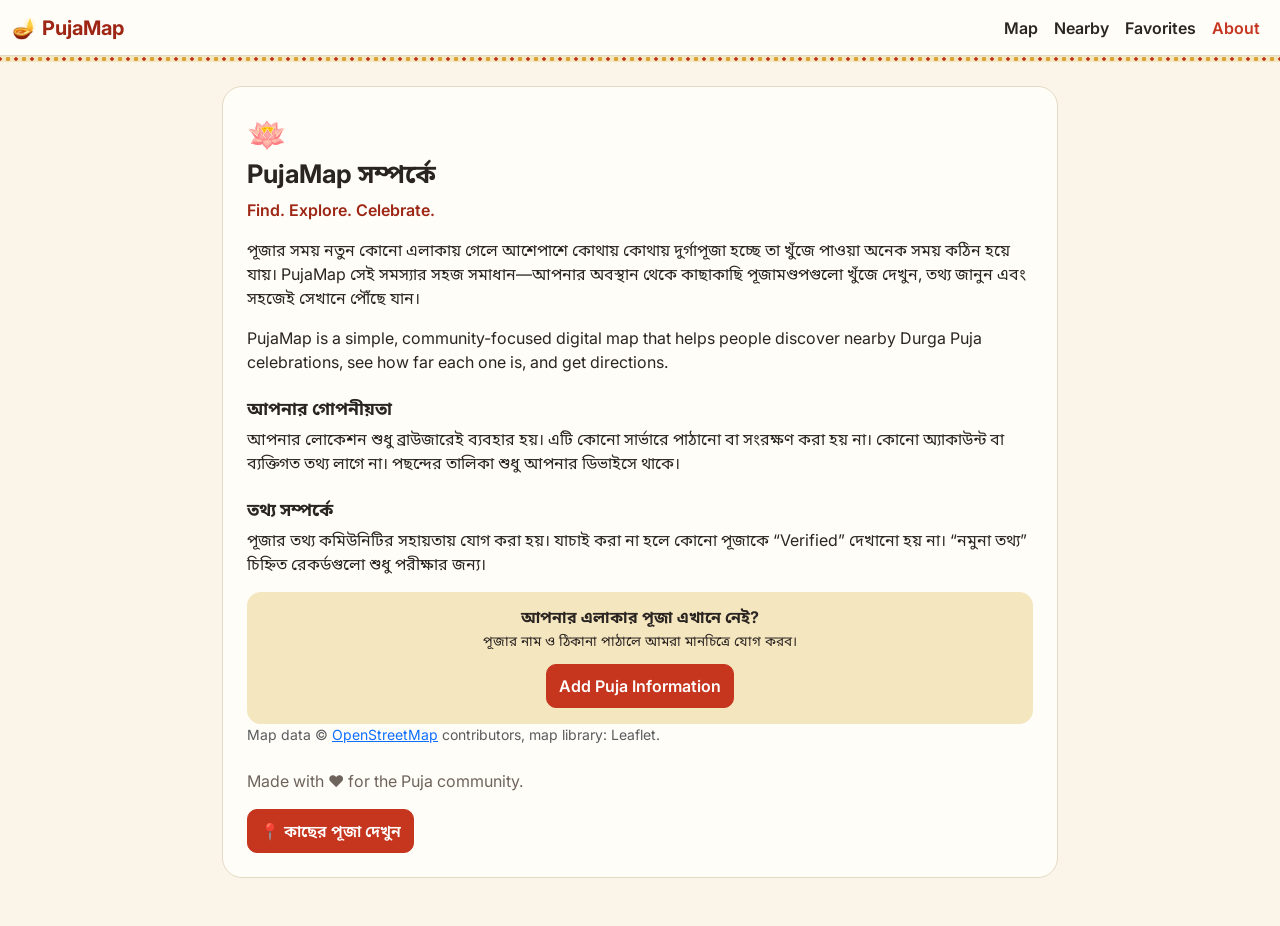
<file: about.html>
<!DOCTYPE html>
<html lang="bn">
<head>
<meta charset="utf-8">
<meta name="viewport" content="width=device-width, initial-scale=1, viewport-fit=cover">
<title>About — PujaMap</title>
<meta name="description" content="PujaMap is a simple community-focused digital map that helps people discover nearby Durga Puja celebrations.">
<meta name="theme-color" content="#C6361F">
<meta property="og:type" content="website">
<meta property="og:title" content="About — PujaMap">
<meta property="og:description" content="PujaMap is a simple community-focused digital map that helps people discover nearby Durga Puja celebrations.">
<meta property="og:image" content="assets/images/og-image.png">
<meta name="twitter:card" content="summary_large_image">
<link rel="icon" type="image/png" href="assets/images/icon-192.png">
<link rel="apple-touch-icon" href="assets/images/icon-192.png">
<link rel="manifest" href="manifest.json">
<link rel="preconnect" href="https://fonts.googleapis.com">
<link rel="preconnect" href="https://fonts.gstatic.com" crossorigin>
<link href="https://fonts.googleapis.com/css2?family=Inter:wght@400;500;600;700&family=Noto+Sans+Bengali:wght@400;500;600;700&display=swap" rel="stylesheet">
<link href="https://cdn.jsdelivr.net/npm/bootstrap@5.3.3/dist/css/bootstrap.min.css" rel="stylesheet">
<link href="assets/css/style.css" rel="stylesheet">
</head>
<body class="page-doc">
<header class="pm-header">
  <nav class="navbar navbar-expand-lg pm-nav" aria-label="প্রধান মেনু">
    <div class="container-fluid">
      <a class="navbar-brand" href="index.html"><span aria-hidden="true">🪔</span> PujaMap</a>
      <button class="navbar-toggler" type="button" data-bs-toggle="offcanvas" data-bs-target="#menu" aria-controls="menu" aria-label="মেনু খুলুন"><span class="navbar-toggler-icon"></span></button>
      <div class="offcanvas-lg offcanvas-end" tabindex="-1" id="menu" aria-labelledby="menuLabel">
        <div class="offcanvas-header">
          <h5 class="offcanvas-title" id="menuLabel">🪔 PujaMap</h5>
          <button type="button" class="btn-close" data-bs-dismiss="offcanvas" data-bs-target="#menu" aria-label="বন্ধ করুন"></button>
        </div>
        <div class="offcanvas-body">
          <ul class="navbar-nav ms-lg-auto align-items-lg-center">
            <li class="nav-item"><a class="nav-link" href="index.html">Map</a></li>
            <li class="nav-item"><a class="nav-link" href="index.html#nearby">Nearby</a></li>
            <li class="nav-item"><a class="nav-link" href="favorites.html">Favorites</a></li>
            <li class="nav-item"><a class="nav-link active" href="about.html" aria-current="page">About</a></li>
            
          </ul>
        </div>
      </div>
    </div>
  </nav>
  <div class="alpana-strip" aria-hidden="true"></div>
</header>
<main class="doc container">
  <div class="doc__card">
    <p class="doc__mark" aria-hidden="true">🪷</p>
    <h1>PujaMap সম্পর্কে</h1>
    <p class="doc__tag">Find. Explore. Celebrate.</p>
    <p lang="bn">পূজার সময় নতুন কোনো এলাকায় গেলে আশেপাশে কোথায় কোথায় দুর্গাপূজা হচ্ছে তা খুঁজে পাওয়া অনেক সময় কঠিন হয়ে যায়। PujaMap সেই সমস্যার সহজ সমাধান—আপনার অবস্থান থেকে কাছাকাছি পূজামণ্ডপগুলো খুঁজে দেখুন, তথ্য জানুন এবং সহজেই সেখানে পৌঁছে যান।</p>
    <p lang="en">PujaMap is a simple, community-focused digital map that helps people discover nearby Durga Puja celebrations, see how far each one is, and get directions.</p>
    <h2>আপনার গোপনীয়তা</h2>
    <p>আপনার লোকেশন শুধু ব্রাউজারেই ব্যবহার হয়। এটি কোনো সার্ভারে পাঠানো বা সংরক্ষণ করা হয় না। কোনো অ্যাকাউন্ট বা ব্যক্তিগত তথ্য লাগে না। পছন্দের তালিকা শুধু আপনার ডিভাইসে থাকে।</p>
    <h2>তথ্য সম্পর্কে</h2>
    <p>পূজার তথ্য কমিউনিটির সহায়তায় যোগ করা হয়। যাচাই করা না হলে কোনো পূজাকে “Verified” দেখানো হয় না। “নমুনা তথ্য” চিহ্নিত রেকর্ডগুলো শুধু পরীক্ষার জন্য।</p>
    <section class="contribute">
  <h3>আপনার এলাকার পূজা এখানে নেই?</h3>
  <p>পূজার নাম ও ঠিকানা পাঠালে আমরা মানচিত্রে যোগ করব।</p>
  <button type="button" class="btn btn-pm" data-contribute>Add Puja Information</button>
</section>
    <p class="text-muted small">Map data © <a href="https://www.openstreetmap.org/copyright" target="_blank" rel="noopener">OpenStreetMap</a> contributors, map library: Leaflet.</p>
    <p class="doc__made">Made with ❤️ for the Puja community.</p>
    <a class="btn btn-pm" href="index.html">📍 কাছের পূজা দেখুন</a>
  </div>
</main>
<div id="toast" class="pm-toast" role="status" aria-live="polite"></div>
<script src="https://cdn.jsdelivr.net/npm/bootstrap@5.3.3/dist/js/bootstrap.bundle.min.js"></script>
<script src="assets/js/ui.js"></script>
<script src="assets/js/puja.js"></script>
</body>
</html>
</file>
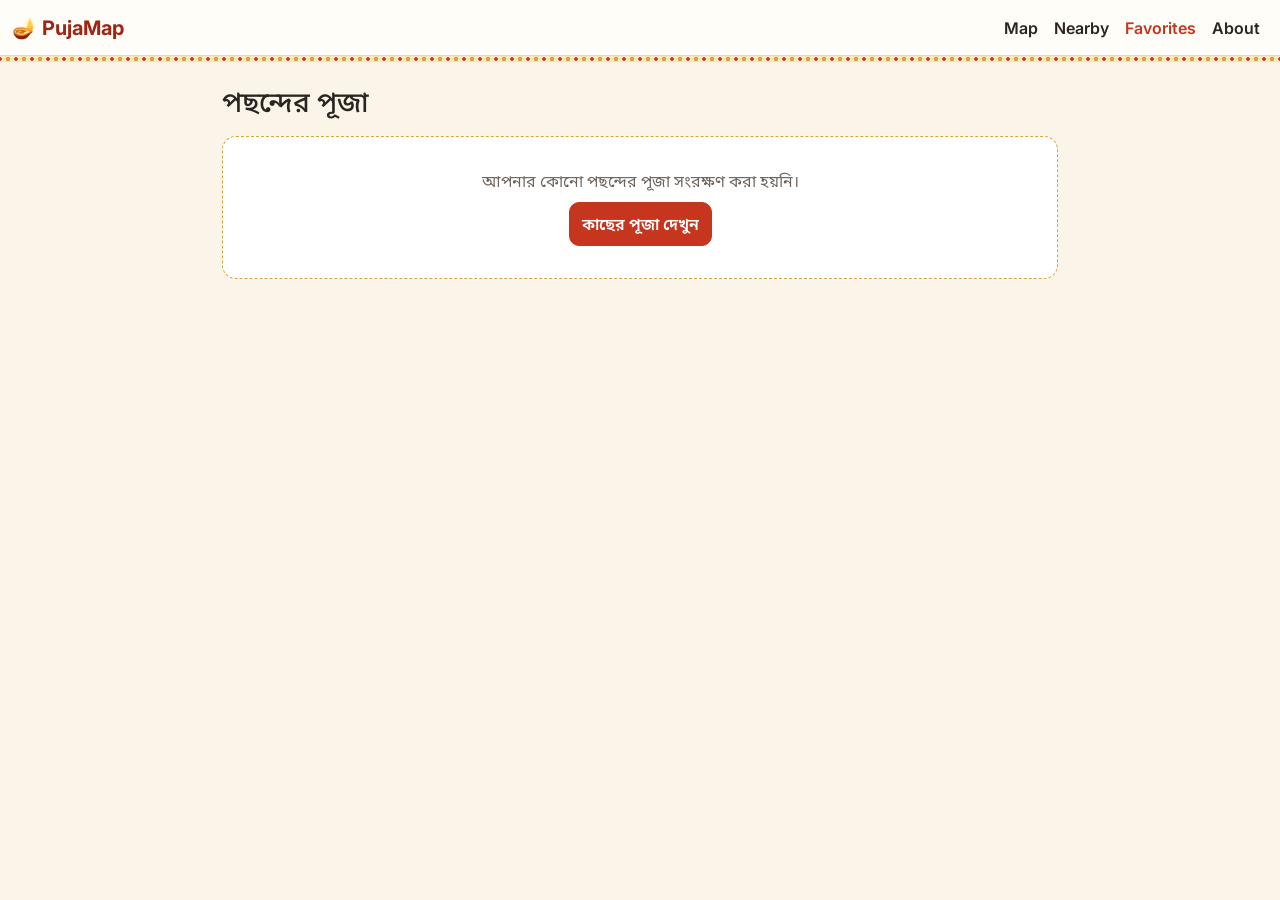
<file: favorites.html>
<!DOCTYPE html>
<html lang="bn">
<head>
<meta charset="utf-8">
<meta name="viewport" content="width=device-width, initial-scale=1, viewport-fit=cover">
<title>Favorites — PujaMap</title>
<meta name="description" content="Your saved Durga Puja locations on PujaMap.">
<meta name="theme-color" content="#C6361F">
<meta property="og:type" content="website">
<meta property="og:title" content="Favorites — PujaMap">
<meta property="og:description" content="Your saved Durga Puja locations on PujaMap.">
<meta property="og:image" content="assets/images/og-image.png">
<meta name="twitter:card" content="summary_large_image">
<link rel="icon" type="image/png" href="assets/images/icon-192.png">
<link rel="apple-touch-icon" href="assets/images/icon-192.png">
<link rel="manifest" href="manifest.json">
<link rel="preconnect" href="https://fonts.googleapis.com">
<link rel="preconnect" href="https://fonts.gstatic.com" crossorigin>
<link href="https://fonts.googleapis.com/css2?family=Inter:wght@400;500;600;700&family=Noto+Sans+Bengali:wght@400;500;600;700&display=swap" rel="stylesheet">
<link href="https://cdn.jsdelivr.net/npm/bootstrap@5.3.3/dist/css/bootstrap.min.css" rel="stylesheet">
<link href="assets/css/style.css" rel="stylesheet">
</head>
<body class="page-doc">
<header class="pm-header">
  <nav class="navbar navbar-expand-lg pm-nav" aria-label="প্রধান মেনু">
    <div class="container-fluid">
      <a class="navbar-brand" href="index.html"><span aria-hidden="true">🪔</span> PujaMap</a>
      <button class="navbar-toggler" type="button" data-bs-toggle="offcanvas" data-bs-target="#menu" aria-controls="menu" aria-label="মেনু খুলুন"><span class="navbar-toggler-icon"></span></button>
      <div class="offcanvas-lg offcanvas-end" tabindex="-1" id="menu" aria-labelledby="menuLabel">
        <div class="offcanvas-header">
          <h5 class="offcanvas-title" id="menuLabel">🪔 PujaMap</h5>
          <button type="button" class="btn-close" data-bs-dismiss="offcanvas" data-bs-target="#menu" aria-label="বন্ধ করুন"></button>
        </div>
        <div class="offcanvas-body">
          <ul class="navbar-nav ms-lg-auto align-items-lg-center">
            <li class="nav-item"><a class="nav-link" href="index.html">Map</a></li>
            <li class="nav-item"><a class="nav-link" href="index.html#nearby">Nearby</a></li>
            <li class="nav-item"><a class="nav-link active" href="favorites.html" aria-current="page">Favorites</a></li>
            <li class="nav-item"><a class="nav-link" href="about.html">About</a></li>
            
          </ul>
        </div>
      </div>
    </div>
  </nav>
  <div class="alpana-strip" aria-hidden="true"></div>
</header>
<main class="doc container">
  <div class="d-flex flex-wrap align-items-end justify-content-between gap-2 mb-3">
    <div>
      <h1 class="h3 mb-0">পছন্দের পূজা</h1>
      <p id="favCount" class="count mb-0"></p>
    </div>
    <button type="button" id="favDistBtn" class="btn btn-sm btn-pm-outline" data-action="locate" hidden>📍 দূরত্ব দেখুন</button>
  </div>
  <div id="favList" class="fav-list"></div>
  <div id="favEmpty" class="empty empty--page" hidden>
    <p>আপনার কোনো পছন্দের পূজা সংরক্ষণ করা হয়নি।</p>
    <a class="btn btn-pm" href="index.html#nearby">কাছের পূজা দেখুন</a>
  </div>
</main>
<div id="toast" class="pm-toast" role="status" aria-live="polite"></div>
<script src="https://cdn.jsdelivr.net/npm/bootstrap@5.3.3/dist/js/bootstrap.bundle.min.js"></script>
<script src="assets/js/ui.js"></script>
<script src="assets/js/puja.js"></script>
<script src="assets/js/favorites.js"></script>
<script src="assets/js/search.js"></script>
<script src="assets/js/location.js"></script>
<script src="assets/js/favorites-page.js"></script>
</body>
</html>
</file>
<file: assets/css/style.css>
/* ===== PujaMap styles =====
   Tokens → base → components → map → sheets → pages → desktop → utilities */
:root {
  --vermilion: #C6361F;
  --vermilion-dark: #9E2615;
  --gold: #D8A23A;
  --gold-soft: #F4E6BF;
  --cream: #FBF5E9;
  --paper: #FFFDF8;
  --charcoal: #2B2522;
  --muted: #6F645C;
  --line: #E4D9C3;
  --user-blue: #1E73E8;
  --r-sm: 10px;
  --r-md: 14px;
  --r-lg: 20px;
  --shadow: 0 2px 10px rgba(43, 37, 34, .16);
  --shadow-lg: 0 8px 30px rgba(43, 37, 34, .28);
  --tap: 44px;
}

[hidden] { display: none !important; }
body {
  font-family: 'Inter', 'Noto Sans Bengali', system-ui, -apple-system, 'Segoe UI', sans-serif;
  color: var(--charcoal);
  background: var(--cream);
  line-height: 1.5;
  overflow-x: hidden;
}
:focus-visible { outline: 3px solid var(--user-blue); outline-offset: 2px; }
.skip-link { position: absolute; z-index: 3000; background: #fff; padding: .5rem 1rem; }

/* ----- buttons & badges ----- */
.btn { min-height: var(--tap); display: inline-flex; align-items: center; justify-content: center; gap: .35rem; border-radius: var(--r-sm); font-weight: 600; }
.btn-sm { min-height: var(--tap); font-size: .88rem; }
.btn-pm { background: var(--vermilion); border: 1px solid var(--vermilion); color: #fff; }
.btn-pm:hover, .btn-pm:focus-visible { background: var(--vermilion-dark); border-color: var(--vermilion-dark); color: #fff; }
.btn-pm:disabled { background: #B9AFA5; border-color: #B9AFA5; color: #fff; }
.btn-pm-outline { background: #fff; border: 1px solid var(--vermilion); color: var(--vermilion-dark); }
.btn-pm-outline:hover, .btn-pm-outline.is-saved { background: var(--gold-soft); color: var(--vermilion-dark); border-color: var(--vermilion); }
.link-btn { background: none; border: 0; padding: 0 .25rem; min-height: var(--tap); color: var(--vermilion-dark); font-weight: 600; font-size: .82rem; text-decoration: underline; }
.pm-badge { display: inline-block; font-size: .72rem; font-weight: 600; padding: .15rem .5rem; border-radius: 999px; background: #F1EADB; color: var(--charcoal); }
.pm-badge--verified { background: #E3F3E6; color: #1B6B35; }
.pm-badge--sample { background: var(--gold-soft); color: #7A5200; }

/* ----- header ----- */
.pm-header { position: relative; z-index: 1100; flex: none; background: var(--paper); }
.pm-nav { min-height: 56px; padding: 0; border-bottom: 1px solid var(--line); }
.navbar-brand { font-weight: 700; font-size: 1.25rem; color: var(--vermilion-dark); }
.pm-nav .nav-link { font-weight: 600; color: var(--charcoal); padding: .7rem .9rem; }
.pm-nav .nav-link.active, .pm-nav .nav-link:hover { color: var(--vermilion); }
.navbar-toggler { min-width: var(--tap); min-height: var(--tap); }
.alpana-strip {
  height: 6px;
  background-color: var(--gold-soft);
  background-image:
    radial-gradient(circle at 8px 3px, var(--gold) 2px, transparent 2.5px),
    radial-gradient(circle at 0 3px, var(--vermilion) 1.5px, transparent 2px),
    radial-gradient(circle at 16px 3px, var(--vermilion) 1.5px, transparent 2px);
  background-size: 16px 6px;
}

/* ----- map page layout (mobile first) ----- */
body.page-map { height: 100vh; height: 100dvh; display: flex; flex-direction: column; overflow: hidden; }
.app { position: relative; flex: 1; min-height: 0; display: flex; flex-direction: column; }
.map-wrap { position: relative; flex: 1; min-height: 0; }
#map { position: absolute; inset: 0; background: #E8E2D4; z-index: 0; }
.sidebar { display: contents; }

.filters { position: absolute; z-index: 500; top: 8px; left: 8px; right: 8px; }
.search { position: relative; }
.search .form-control { min-height: 48px; padding: 0 3rem 0 2.5rem; border-radius: var(--r-md); border: 1px solid var(--line); box-shadow: var(--shadow); }
.search__icon { position: absolute; left: .85rem; top: 50%; transform: translateY(-50%); z-index: 2; pointer-events: none; }
.search__clear { position: absolute; right: 2px; top: 2px; z-index: 2; width: var(--tap); height: 44px; border: 0; background: transparent; font-size: 1.2rem; color: var(--muted); }
.search input[type="search"]::-webkit-search-cancel-button { display: none; }

/* bottom sheet (mobile) */
.list-panel { position: relative; z-index: 600; flex: none; display: flex; flex-direction: column; max-height: 66%; background: var(--paper); border-radius: var(--r-lg) var(--r-lg) 0 0; box-shadow: 0 -4px 16px rgba(43,37,34,.16); padding-bottom: env(safe-area-inset-bottom); }
.list-panel.expanded { position: absolute; left: 0; right: 0; bottom: 0; height: 78%; max-height: none; }
.sheet-handle { flex: none; background: none; border: 0; width: 100%; height: 24px; display: flex; align-items: center; justify-content: center; }
.sheet-handle span { width: 44px; height: 5px; border-radius: 3px; background: #CDBFA5; }
.list-head { flex: none; display: flex; align-items: center; justify-content: space-between; gap: 8px; padding: 0 14px 4px; }
.list-title { font-size: 1.02rem; font-weight: 700; margin: 0; line-height: 1.3; }
.count { margin: 0; font-size: .8rem; color: var(--muted); }
.list-tools { display: flex; align-items: center; gap: 6px; }
.list-tools .form-select { min-height: var(--tap); width: auto; max-width: 150px; border-radius: var(--r-sm); font-size: .85rem; }
.tool-btn { min-width: var(--tap); min-height: var(--tap); border-radius: var(--r-sm); border: 1px solid var(--line); background: #fff; }
.tool-btn[aria-pressed="true"] { background: var(--gold-soft); border-color: var(--vermilion); box-shadow: inset 0 0 0 1px var(--vermilion); }
.chips { flex: none; display: flex; gap: 6px; overflow-x: auto; scrollbar-width: none; padding: 2px 14px 6px; }
.chips::-webkit-scrollbar { display: none; }
.chip { flex: none; min-height: var(--tap); padding: 0 .8rem; border-radius: 999px; border: 1px solid var(--line); background: #fff; font-weight: 600; font-size: .84rem; color: var(--charcoal); }
.chip.active { background: var(--vermilion); border-color: var(--vermilion); color: #fff; }
.loc-hint { flex: none; margin: 0 14px 6px; font-size: .8rem; color: var(--muted); display: flex; align-items: center; gap: 8px; flex-wrap: wrap; }
.loc-hint.is-alert { padding: .5rem .7rem; border-radius: var(--r-sm); background: #FDEBE6; color: #7A1D0E; border: 1px solid #F0B8AB; }
.list-panel:not(.expanded) .loc-hint:not(.is-alert) { display: none; }
.list-scroll { min-height: 0; padding: 0 12px 10px; }
.list-panel.expanded .list-scroll { flex: 1; overflow-y: auto; }
.list-panel:not(.expanded) .contribute { display: none; }

.puja-list { display: flex; gap: 10px; overflow-x: auto; scroll-snap-type: x mandatory; padding: 2px 2px 6px; }
.list-panel.expanded .puja-list { flex-direction: column; overflow: visible; scroll-snap-type: none; }
.list-loading { padding: 1rem; color: var(--muted); }

/* ----- puja card ----- */
.puja-card { position: relative; flex: 0 0 min(300px, 88vw); scroll-snap-align: start; display: grid; grid-template-columns: 72px minmax(0, 1fr) auto; gap: 10px; align-items: start; padding: 10px; background: #fff; border: 1px solid var(--line); border-radius: var(--r-md); cursor: pointer; }
.list-panel.expanded .puja-card { flex: none; width: 100%; }
.puja-card:hover { border-color: var(--gold); box-shadow: var(--shadow); }
.puja-card.is-selected { border-color: var(--vermilion); box-shadow: 0 0 0 2px var(--vermilion); }
.puja-card__media { position: relative; width: 72px; height: 72px; }
.puja-card__img { width: 72px; height: 72px; object-fit: cover; border-radius: var(--r-sm); background: var(--gold-soft); display: block; }
.puja-card__flags { position: absolute; left: 3px; right: 3px; bottom: 3px; display: flex; flex-direction: column; gap: 2px; align-items: flex-start; }
.puja-card__flags .pm-badge { font-size: .62rem; padding: .05rem .35rem; box-shadow: 0 1px 2px rgba(0,0,0,.25); }
.puja-card__body { min-width: 0; }
.puja-card__title { font-size: .95rem; font-weight: 700; margin: 0; line-height: 1.35; display: -webkit-box; -webkit-line-clamp: 2; -webkit-box-orient: vertical; overflow: hidden; }
.puja-card__sub, .puja-card__loc { margin: 0; font-size: .8rem; color: var(--muted); overflow: hidden; text-overflow: ellipsis; white-space: nowrap; }
.puja-card__dist { display: block; margin-top: 2px; font-size: .84rem; font-weight: 700; color: var(--vermilion-dark); }
.puja-card__actions { display: flex; flex-direction: column; gap: 4px; align-self: center; }
.fav-mark { font-size: .8rem; }
.meta-row { display: flex; flex-wrap: wrap; align-items: center; gap: 6px; }
.list-panel:not(.expanded) .puja-card__sub { display: none; }

/* ----- map overlays ----- */
.map-controls { position: absolute; z-index: 450; right: 10px; bottom: 34px; display: flex; flex-direction: column; gap: 8px; }
.map-btn { width: 46px; height: 46px; border-radius: var(--r-md); border: 1px solid var(--line); background: #fff; box-shadow: var(--shadow); font-size: 1.25rem; font-weight: 700; color: var(--charcoal); line-height: 1; }
.map-btn:hover { background: var(--gold-soft); }
.map-btn--primary { background: var(--vermilion); border-color: var(--vermilion); color: #fff; }
.map-btn--primary:hover { background: var(--vermilion-dark); }
.map-btn--primary.is-active { box-shadow: 0 0 0 3px #fff, 0 0 0 6px var(--user-blue); }
.map-btn[aria-busy="true"] { opacity: .7; }

.loading-pill { position: absolute; z-index: 460; left: 50%; top: 64px; transform: translateX(-50%); display: flex; align-items: center; gap: 8px; background: #fff; padding: .55rem .9rem; border-radius: 999px; box-shadow: var(--shadow); font-size: .85rem; font-weight: 600; max-width: calc(100% - 24px); }
.welcome { position: absolute; z-index: 470; left: 8px; right: 8px; top: 64px; max-height: calc(100% - 72px); overflow-y: auto; background: var(--paper); border: 1px solid var(--line); border-radius: var(--r-lg); box-shadow: var(--shadow-lg); padding: 14px; }
.welcome__mark { font-size: 1.5rem; margin: 0; line-height: 1; }
.welcome h2 { font-size: 1.05rem; font-weight: 700; margin: 4px 0; }
.welcome p { font-size: .85rem; color: var(--muted); margin-bottom: .6rem; }
.welcome__privacy { font-size: .78rem !important; margin-bottom: .6rem; }
.welcome__row { display: flex; gap: 8px; }
.welcome__row .btn-pm { flex: 1; }
.map-error { position: absolute; inset: 0; z-index: 5; display: flex; flex-direction: column; align-items: center; justify-content: center; text-align: center; padding: 2rem; background: var(--cream); }

/* ----- sheets ----- */
.sheet-close { position: absolute; top: 8px; right: 8px; z-index: 5; width: var(--tap); height: var(--tap); border-radius: 50%; border: 0; background: rgba(255,255,255,.96); box-shadow: var(--shadow); font-size: 1.5rem; line-height: 1; }
.sheet-quick { position: fixed; z-index: 1050; left: 8px; right: 8px; bottom: 8px; background: var(--paper); border-radius: var(--r-lg); padding: 14px; box-shadow: var(--shadow-lg); animation: pm-rise .2s ease; }
.sheet-quick .sheet-close { top: 4px; right: 4px; box-shadow: none; background: transparent; }
.quick__row { display: flex; gap: 12px; padding-right: 40px; }
.quick__row img { width: 72px; height: 72px; object-fit: cover; border-radius: var(--r-sm); background: var(--gold-soft); flex: none; }
.quick__text h3 { font-size: 1rem; font-weight: 700; margin: 0; }
.quick__text p { margin: 0; font-size: .85rem; color: var(--muted); }
.quick__text .puja-card__dist { display: inline; }
.quick__actions { display: grid; grid-template-columns: 1fr 1fr; gap: 8px; margin-top: 12px; }

.detail { position: fixed; z-index: 1050; left: 0; right: 0; bottom: 0; max-height: 90vh; max-height: 90dvh; display: flex; flex-direction: column; background: var(--paper); border-radius: var(--r-lg) var(--r-lg) 0 0; box-shadow: 0 -8px 30px rgba(43,37,34,.3); animation: pm-rise .22s ease; }
.detail__scroll { position: relative; overflow-y: auto; flex: 1; min-height: 0; overscroll-behavior: contain; }
.detail__img { display: block; width: 100%; height: 180px; object-fit: cover; background: var(--gold-soft); border-radius: var(--r-lg) var(--r-lg) 0 0; }
.detail__body { padding: 16px; }
.detail__notice { font-size: .82rem; background: var(--gold-soft); color: #6B4A00; padding: .5rem .75rem; border-radius: var(--r-sm); }
.detail__title { font-size: 1.25rem; font-weight: 700; margin: 0; }
.detail__sub { color: var(--muted); margin: 0 0 .5rem; }
.detail__facts { list-style: none; padding: 0; margin: 0 0 1rem; display: grid; gap: .5rem; }
.detail__facts li { display: flex; gap: .6rem; }
.detail__facts a, .detail__facts .link-btn { color: var(--vermilion-dark); }
.detail__facts .link-btn { min-height: 0; padding: 0; text-align: left; }
.detail__h { font-size: .98rem; font-weight: 700; margin: 1rem 0 .4rem; }
.detail__muted { color: var(--muted); font-size: .9rem; }
.detail__actions { flex: none; display: grid; grid-template-columns: 1.6fr 1fr 1fr; gap: 8px; padding: 10px 12px calc(10px + env(safe-area-inset-bottom)); border-top: 1px solid var(--line); background: var(--paper); }
.detail__actions .btn { padding: 0 .4rem; font-size: .9rem; }
.event-list { list-style: none; padding: 0; margin: 0; display: grid; gap: .5rem; }
.event-list li { display: flex; flex-direction: column; padding: .55rem .75rem; background: #fff; border: 1px solid var(--line); border-left: 4px solid var(--gold); border-radius: var(--r-sm); }
.event-list__title { font-weight: 600; }
.event-list__when { font-size: .82rem; color: var(--muted); }
.facility-list { display: flex; flex-wrap: wrap; gap: 6px; }
.badge.facility { background: #fff; border: 1px solid var(--line); color: var(--charcoal); font-weight: 500; font-size: .8rem; padding: .4rem .6rem; }

.empty { padding: 1rem; text-align: center; color: var(--muted); }
.empty p { margin-bottom: .6rem; }
.empty__btns { display: flex; flex-wrap: wrap; gap: 8px; justify-content: center; }
.empty--page { background: #fff; border: 1px dashed var(--gold); border-radius: var(--r-md); padding: 2rem 1rem; }
.contribute { margin-top: 12px; padding: 16px; text-align: center; border-radius: var(--r-md); background: var(--gold-soft); }
.contribute h3 { font-size: 1rem; font-weight: 700; margin: 0 0 4px; }
.contribute p { font-size: .85rem; margin-bottom: .75rem; }

.pm-toast { position: fixed; z-index: 2500; left: 50%; top: 120px; transform: translate(-50%, -10px); opacity: 0; pointer-events: none; max-width: min(92vw, 440px); background: var(--charcoal); color: #fff; padding: .7rem 1rem; border-radius: var(--r-md); font-size: .9rem; transition: opacity .2s, transform .2s; text-align: center; }
.pm-toast.show { opacity: 1; transform: translate(-50%, 0); }

/* ----- Leaflet markers ----- */
.pm-pin-wrap, .pm-cluster-wrap, .pm-user-wrap { background: none; border: 0; }
.pm-pin { width: 38px; height: 38px; box-sizing: border-box; border-radius: 50% 50% 50% 0; transform: rotate(-45deg); background: var(--vermilion); border: 3px solid var(--gold); box-shadow: 0 3px 8px rgba(0,0,0,.35); display: flex; align-items: center; justify-content: center; transition: transform .15s; }
.pm-pin span { transform: rotate(45deg); font-size: 17px; line-height: 1; }
.pm-pin-wrap.is-selected .pm-pin { transform: rotate(-45deg) scale(1.3); background: var(--charcoal); border-color: var(--gold); }
.pm-cluster { width: 42px; height: 42px; border-radius: 50%; background: var(--charcoal); color: #fff; border: 3px solid var(--gold); box-shadow: 0 3px 8px rgba(0,0,0,.35); display: flex; align-items: center; justify-content: center; font-weight: 700; font-size: .95rem; }
.pm-user { position: relative; width: 22px; height: 22px; }
.pm-user__dot { position: absolute; inset: 3px; background: var(--user-blue); border: 3px solid #fff; border-radius: 50%; box-shadow: 0 0 4px rgba(0,0,0,.4); }
.pm-user__pulse { position: absolute; inset: 0; border-radius: 50%; background: rgba(30,115,232,.35); animation: pm-pulse 2s ease-out infinite; }
.pm-popup { min-width: 180px; }
.pm-popup__dist { font-weight: 700; color: var(--vermilion-dark); }
.pm-popup__addr { font-size: .85rem; color: var(--muted); }
.leaflet-container { font-family: inherit; }

@keyframes pm-pulse { from { transform: scale(.6); opacity: 1; } to { transform: scale(2.4); opacity: 0; } }
@keyframes pm-rise { from { transform: translateY(24px); opacity: .4; } to { transform: none; opacity: 1; } }

/* ----- doc pages (about / favorites) ----- */
.page-doc main.doc { padding-top: 1.5rem; padding-bottom: 3rem; max-width: 860px; }
.doc__card { background: var(--paper); border: 1px solid var(--line); border-radius: var(--r-lg); padding: 1.5rem; }
.doc__card h1 { font-size: 1.6rem; font-weight: 700; }
.doc__card h2 { font-size: 1.1rem; font-weight: 700; margin-top: 1.5rem; }
.doc__mark { font-size: 2rem; margin: 0; }
.doc__tag { color: var(--vermilion-dark); font-weight: 600; }
.doc__made { margin-top: 1.5rem; color: var(--muted); }
.fav-list { display: grid; gap: 10px; }
.fav-list .puja-card { flex: none; width: 100%; cursor: default; }

/* small phones: keep the map visible */
@media (max-width: 991.98px) and (max-height: 700px) {
  .map-btn[data-action="zoom-in"], .map-btn[data-action="zoom-out"] { display: none; } /* pinch-to-zoom instead */
}
@media (max-width: 991.98px) and (max-height: 700px) {
  .welcome__mark, #welcomeText { display: none; }
}
@media (max-width: 380px) {
  .list-tools .form-select { max-width: 118px; font-size: .78rem; }
  .detail__actions { grid-template-columns: 1fr 1fr; }
  .detail__actions .btn:first-child { grid-column: 1 / -1; }
}

/* ----- desktop ----- */
@media (min-width: 992px) {
  .app { display: grid; grid-template-columns: 400px 1fr; }
  .sidebar { display: flex; flex-direction: column; min-height: 0; grid-column: 1; grid-row: 1; background: var(--paper); border-right: 1px solid var(--line); z-index: 700; }
  .map-wrap { grid-column: 2; grid-row: 1; }
  .filters { position: static; padding: 12px 12px 4px; }
  .search .form-control { box-shadow: none; }
  .chips { flex-wrap: wrap; overflow: visible; }
  .chip { padding: 0 .7rem; font-size: .82rem; }
  .list-panel, .list-panel.expanded { position: static; height: auto; max-height: none; flex: 1; min-height: 0; border-radius: 0; box-shadow: none; padding-bottom: 0; }
  .sheet-handle { display: none; }
  .list-head { padding-top: 8px; }
  .list-scroll, .list-panel.expanded .list-scroll { flex: 1; overflow-y: auto; }
  .list-panel:not(.expanded) .contribute { display: block; }
  .list-panel:not(.expanded) .loc-hint:not(.is-alert) { display: flex; }
  .list-panel:not(.expanded) .puja-card__sub { display: block; }
  .puja-list, .list-panel.expanded .puja-list { flex-direction: column; overflow: visible; scroll-snap-type: none; }
  .puja-card { flex: none; width: 100%; }
  .map-controls { top: 14px; bottom: auto; left: 14px; right: auto; }
  .loading-pill { top: 14px; }
  .welcome { left: 50%; top: 50%; right: auto; width: 380px; transform: translate(-50%, -50%); }
  .sheet-quick { display: none !important; }
  .detail { left: auto; right: 16px; top: 80px; bottom: 16px; width: 400px; max-height: none; border-radius: var(--r-lg); }
  .detail__img { border-radius: var(--r-lg) var(--r-lg) 0 0; height: 200px; }
  .pm-toast { top: auto; bottom: 28px; transform: translate(-50%, 10px); }
  .pm-toast.show { transform: translate(-50%, 0); }
}
@media (min-width: 1400px) { .app { grid-template-columns: 440px 1fr; } }
@media (prefers-reduced-motion: reduce) {
  *, *::before, *::after { animation: none !important; transition: none !important; scroll-behavior: auto !important; }
}
</file>
